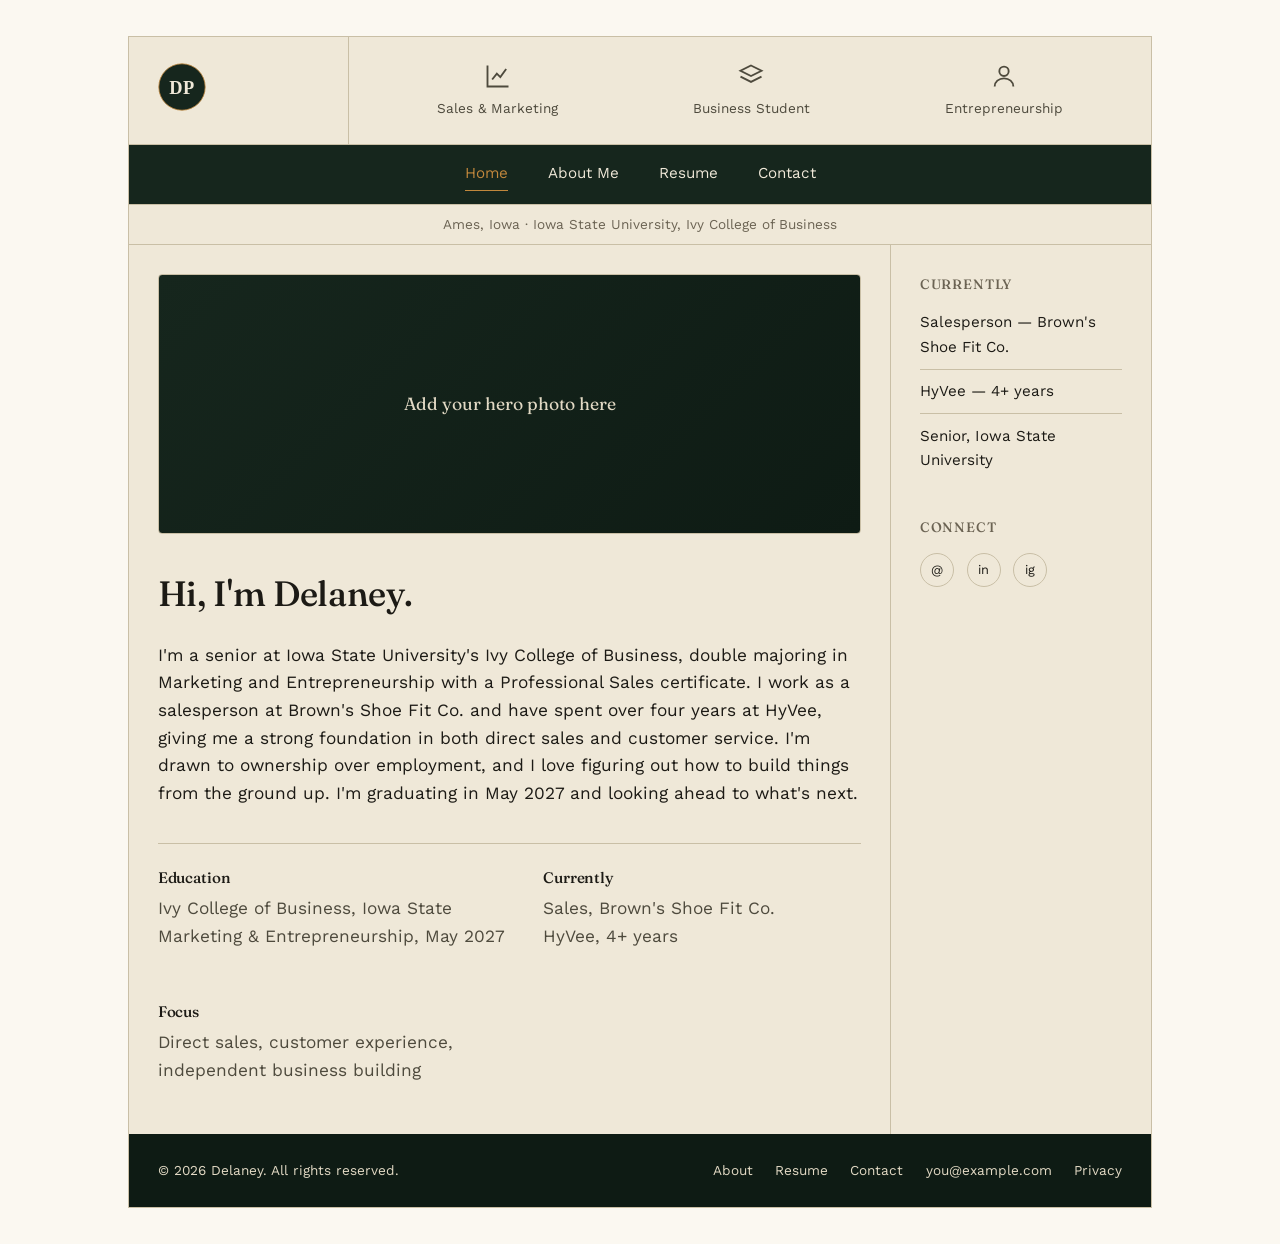
<file: index.html>
<!DOCTYPE html>
<html lang="en">
<head>
<link rel="icon" type="image/svg+xml" href="logo.svg">
<meta charset="UTF-8">
<meta name="viewport" content="width=device-width, initial-scale=1.0">
<title>Delaney</title>
<link rel="preconnect" href="https://fonts.googleapis.com">
<link href="https://fonts.googleapis.com/css2?family=Fraunces:opsz,wght@9..144,400;9..144,500;9..144,600&family=Work+Sans:wght@400;500;600&display=swap" rel="stylesheet">
<link rel="stylesheet" href="style.css">
<script src="nav.js" defer></script>
</head>
<body data-page="home">

<div class="page">

  <!-- Header: logo, informational graphics, primary nav, utility bar -->
  <header class="site-header">
    <div class="logo-cell">
  <a href="index.html"><img src="logo.svg" alt="Delaney — DP logo" width="48" height="48"></a>
</div>

    <div class="info-graphic">
      <div class="item">
        <svg viewBox="0 0 24 24" fill="none" stroke="currentColor" stroke-width="1.6"><path d="M3 3v18h18"/><path d="M7 15l4-5 3 3 5-7"/></svg>
        Sales &amp; Marketing
      </div>
      <div class="item">
        <svg viewBox="0 0 24 24" fill="none" stroke="currentColor" stroke-width="1.6"><path d="M12 3l9 4.5-9 4.5-9-4.5L12 3z"/><path d="M3 12.5l9 4.5 9-4.5"/></svg>
        Business Student
      </div>
      <div class="item">
        <svg viewBox="0 0 24 24" fill="none" stroke="currentColor" stroke-width="1.6"><circle cx="12" cy="8" r="4"/><path d="M4 21c0-4 3.5-7 8-7s8 3 8 7"/></svg>
        Entrepreneurship
      </div>
    </div>

    <div id="site-nav"></div>

    <div class="utility-bar">Ames, Iowa · Iowa State University, Ivy College of Business</div>
  </header>

  <!-- Body: left nav sidebar, hero + main content, right sticky sidebar -->
  <div class="site-body">

    <main>
      <!-- Swap this block for an <img src="your-photo.jpg" alt="Delaney"> when you have one -->
      <div class="hero-image">Add your hero photo here</div>

      <h1>Hi, I'm Delaney.</h1>
      <p>I'm a senior at Iowa State University's Ivy College of Business, double majoring in Marketing and Entrepreneurship with a Professional Sales certificate. I work as a salesperson at Brown's Shoe Fit Co. and have spent over four years at HyVee, giving me a strong foundation in both direct sales and customer service. I'm drawn to ownership over employment, and I love figuring out how to build things from the ground up. I'm graduating in May 2027 and looking ahead to what's next.</p>

      <div class="quick-facts">
        <div>
          <h3>Education</h3>
          <p>Ivy College of Business, Iowa State<br>Marketing &amp; Entrepreneurship, May 2027</p>
        </div>
        <div>
          <h3>Currently</h3>
          <p>Sales, Brown's Shoe Fit Co.<br>HyVee, 4+ years</p>
        </div>
        <div>
          <h3>Focus</h3>
          <p>Direct sales, customer experience,<br>independent business building</p>
        </div>
      </div>
    </main>

    <aside class="sticky-sidebar">
      <section>
        <h3>Currently</h3>
        <ul>
          <li>Salesperson — Brown's Shoe Fit Co.</li>
          <li>HyVee — 4+ years</li>
          <li>Senior, Iowa State University</li>
        </ul>
      </section>

      <section>
        <h3>Connect</h3>
        <div class="social-icons">
          <a href="mailto:you@example.com" title="Email">@</a>
          <a href="#" title="LinkedIn">in</a>
          <a href="#" title="Instagram">ig</a>
        </div>
      </section>
    </aside>

  </div>

  <!-- Footer -->
  <footer>
    <span>&copy; 2026 Delaney. All rights reserved.</span>
    <div class="footer-links">
      <a href="about.html">About</a>
      <a href="resume.html">Resume</a>
      <a href="contact.html">Contact</a>
      <a href="mailto:you@example.com">you@example.com</a>
      <a href="#">Privacy</a>
    </div>
  </footer>

</div>

</body>
</html>
</file>
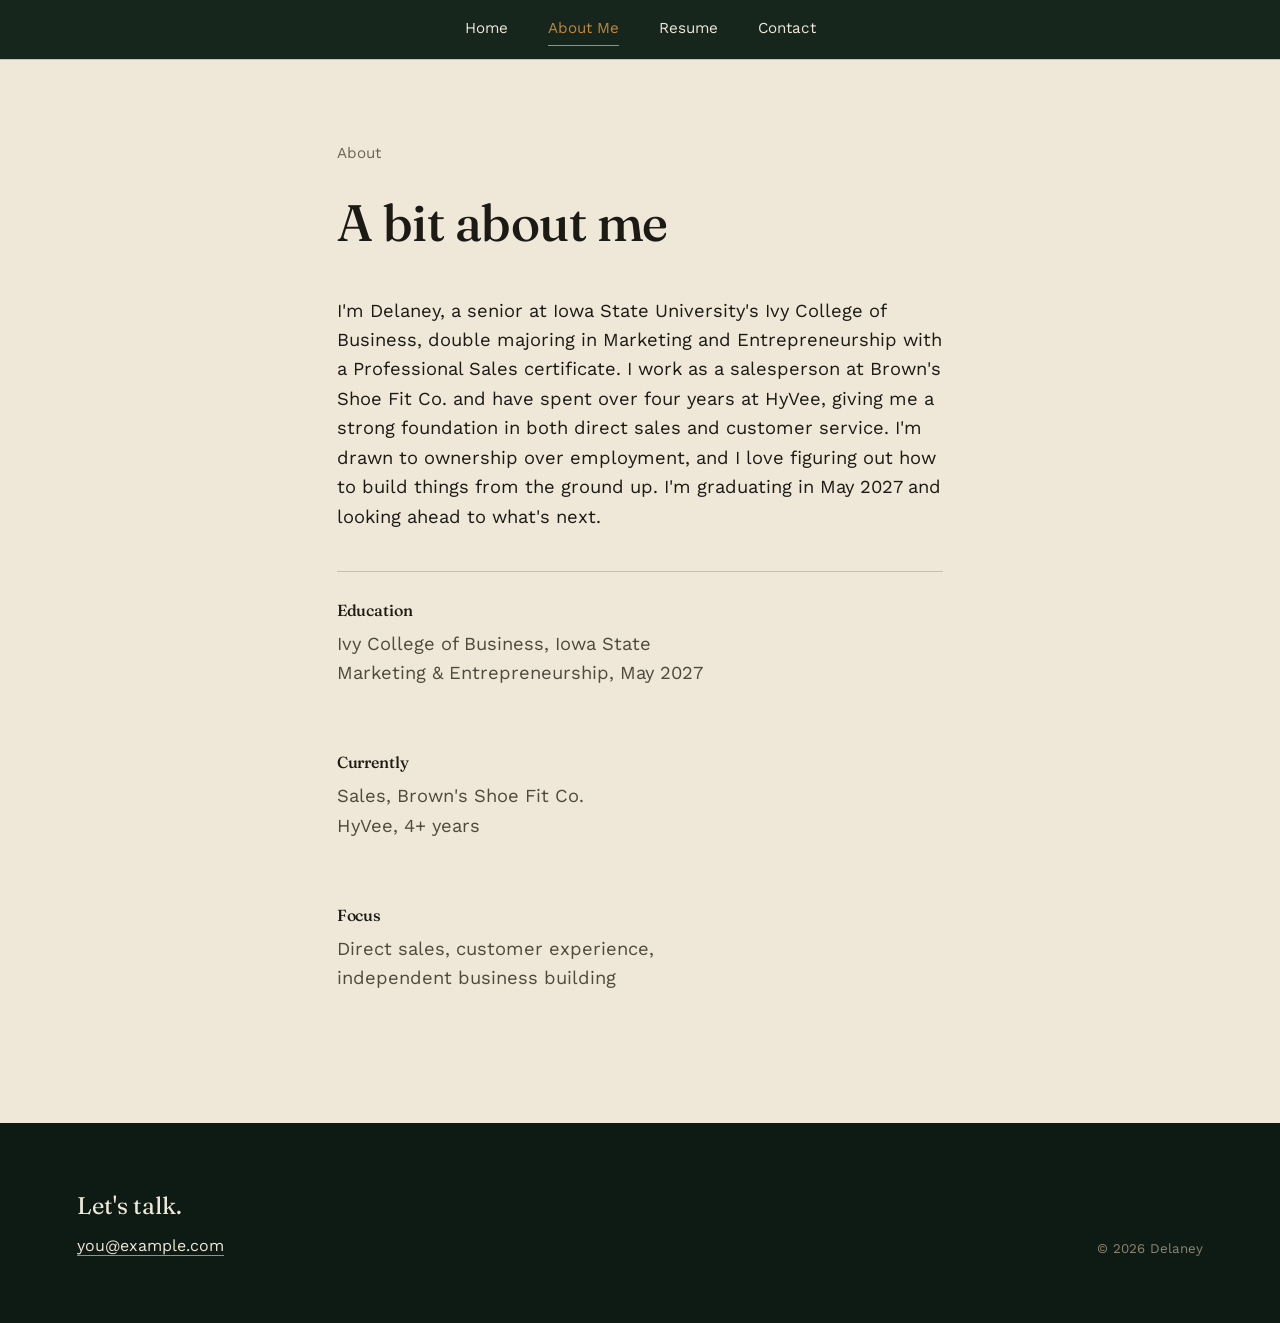
<file: about.html>
<!DOCTYPE html>
<html lang="en">
<head>
<meta charset="UTF-8">
<meta name="viewport" content="width=device-width, initial-scale=1.0">
<title>About — Delaney</title>
<link rel="preconnect" href="https://fonts.googleapis.com">
<link href="https://fonts.googleapis.com/css2?family=Fraunces:opsz,wght@9..144,400;9..144,500;9..144,600&family=Work+Sans:wght@400;500;600&display=swap" rel="stylesheet">
<link rel="stylesheet" href="style.css">
<script src="nav.js" defer></script>
</head>
<body data-page="about">

<main>
  <div class="eyebrow">About</div>
  <h1>A bit about me</h1>
  <p>I'm Delaney, a senior at Iowa State University's Ivy College of Business, double majoring in Marketing and Entrepreneurship with a Professional Sales certificate. I work as a salesperson at Brown's Shoe Fit Co. and have spent over four years at HyVee, giving me a strong foundation in both direct sales and customer service. I'm drawn to ownership over employment, and I love figuring out how to build things from the ground up. I'm graduating in May 2027 and looking ahead to what's next.</p>

  <div class="details">
    <div>
      <h3>Education</h3>
      <p>Ivy College of Business, Iowa State<br>Marketing &amp; Entrepreneurship, May 2027</p>
    </div>
    <div>
      <h3>Currently</h3>
      <p>Sales, Brown's Shoe Fit Co.<br>HyVee, 4+ years</p>
    </div>
    <div>
      <h3>Focus</h3>
      <p>Direct sales, customer experience,<br>independent business building</p>
    </div>
  </div>
</main>

<footer>
  <div>
    <p class="line1">Let's talk.</p>
    <a class="contact-link" href="mailto:you@example.com">you@example.com</a>
  </div>
  <small>&copy; 2026 Delaney</small>
</footer>

</body>
</html>
</file>
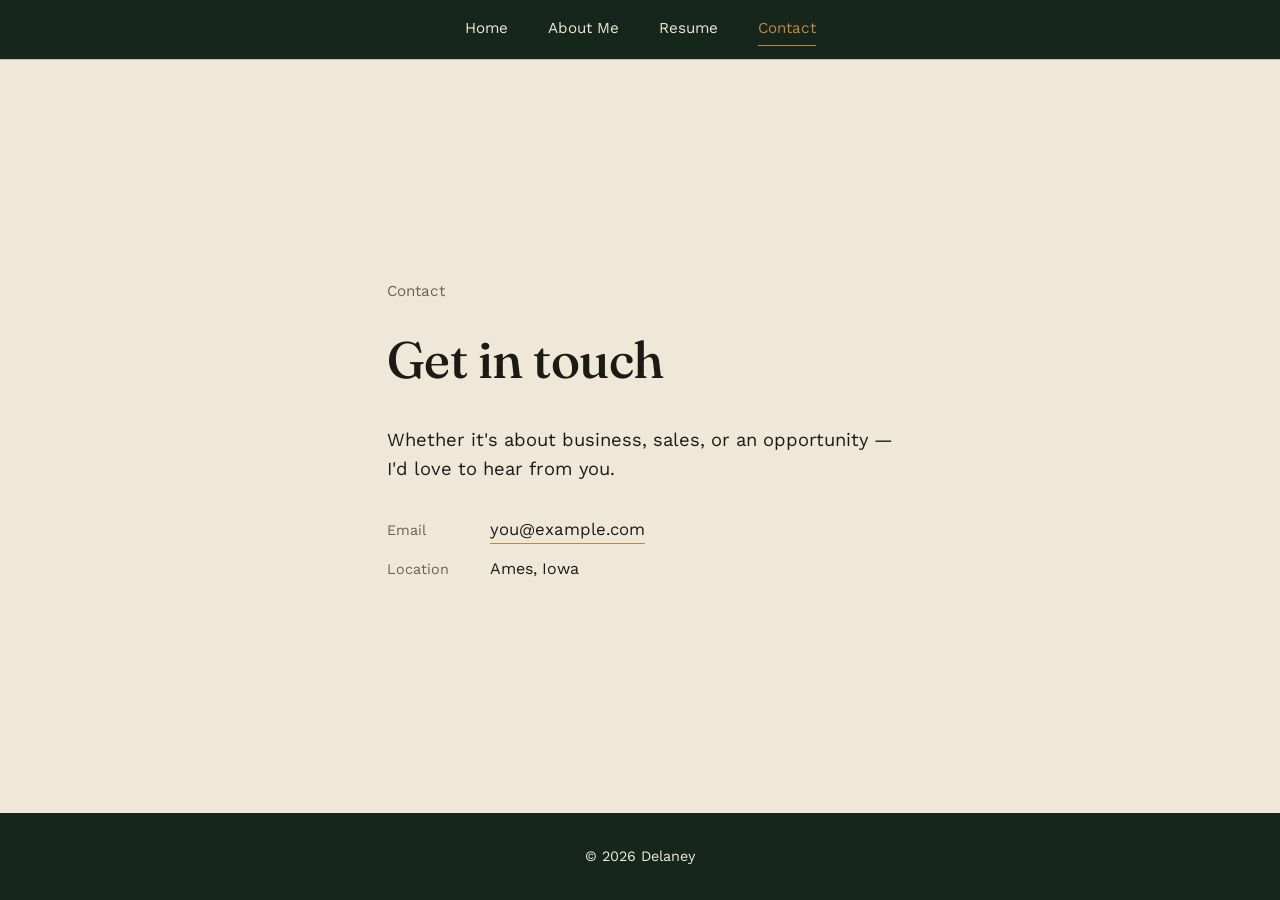
<file: contact.html>
<!DOCTYPE html>
<html lang="en">
<head>
<meta charset="UTF-8">
<meta name="viewport" content="width=device-width, initial-scale=1.0">
<title>Contact — Delaney</title>
<link rel="preconnect" href="https://fonts.googleapis.com">
<link href="https://fonts.googleapis.com/css2?family=Fraunces:opsz,wght@9..144,400;9..144,500;9..144,600&family=Work+Sans:wght@400;500;600&display=swap" rel="stylesheet">
<link rel="stylesheet" href="style.css">
<script src="nav.js" defer></script>
</head>
<body data-page="contact">

<main>
  <div>
    <div class="eyebrow">Contact</div>
    <h1>Get in touch</h1>
    <p>Whether it's about business, sales, or an opportunity — I'd love to hear from you.</p>

    <div class="contact-item">
      <span class="k">Email</span>
      <a href="mailto:you@example.com">you@example.com</a>
    </div>
    <div class="contact-item">
      <span class="k">Location</span>
      <span>Ames, Iowa</span>
    </div>
  </div>
</main>

<footer>&copy; 2026 Delaney</footer>

</body>
</html>
</file>
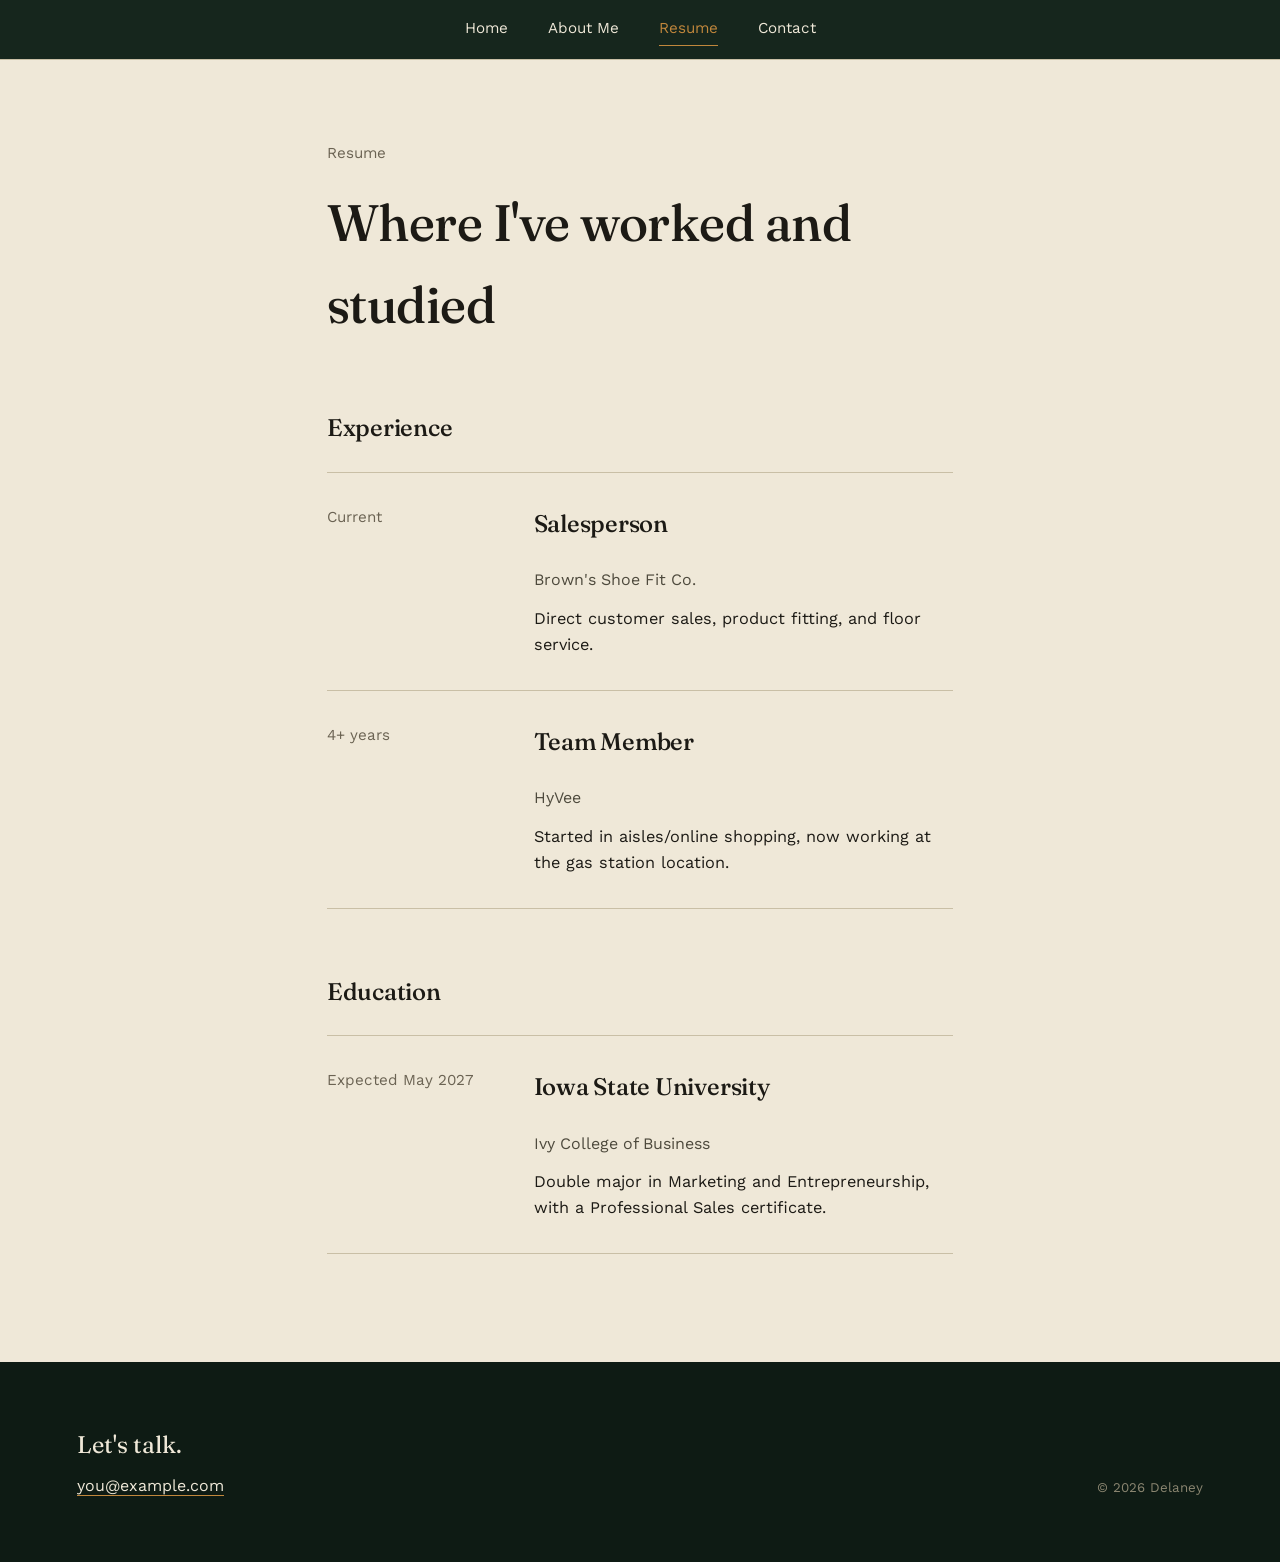
<file: resume.html>
<!DOCTYPE html>
<html lang="en">
<head>
<meta charset="UTF-8">
<meta name="viewport" content="width=device-width, initial-scale=1.0">
<title>Resume — Delaney</title>
<link rel="preconnect" href="https://fonts.googleapis.com">
<link href="https://fonts.googleapis.com/css2?family=Fraunces:opsz,wght@9..144,400;9..144,500;9..144,600&family=Work+Sans:wght@400;500;600&display=swap" rel="stylesheet">
<link rel="stylesheet" href="style.css">
<script src="nav.js" defer></script>
</head>
<body data-page="resume">

<main>
  <div class="eyebrow">Resume</div>
  <h1>Where I've worked and studied</h1>

  <section class="block">
    <h2>Experience</h2>

    <div class="entry">
      <div class="when">Current</div>
      <div>
        <h2>Salesperson</h2>
        <p class="org">Brown's Shoe Fit Co.</p>
        <p>Direct customer sales, product fitting, and floor service.</p>
      </div>
    </div>

    <div class="entry">
      <div class="when">4+ years</div>
      <div>
        <h2>Team Member</h2>
        <p class="org">HyVee</p>
        <p>Started in aisles/online shopping, now working at the gas station location.</p>
      </div>
    </div>
  </section>

  <section class="block">
    <h2>Education</h2>

    <div class="entry">
      <div class="when">Expected May 2027</div>
      <div>
        <h2>Iowa State University</h2>
        <p class="org">Ivy College of Business</p>
        <p>Double major in Marketing and Entrepreneurship, with a Professional Sales certificate.</p>
      </div>
    </div>
  </section>
</main>

<footer>
  <div>
    <p class="line1">Let's talk.</p>
    <a class="contact-link" href="mailto:you@example.com">you@example.com</a>
  </div>
  <small>&copy; 2026 Delaney</small>
</footer>

</body>
</html>
</file>
<file: style.css>
/* =========================================================
   style.css — shared stylesheet for all pages
   Pages are told apart with the body[data-page="..."]
   attribute (already set on each page, e.g. <body data-page="about">),
   which is also what nav.js uses to highlight the active nav link.
   ========================================================= */

/* ---------- Shared design tokens ---------- */
:root{
  --pine: #16261D;
  --pine-deep: #0E1B14;
  --paper: #EFE8D8;
  --paper-dim: #E2D9C4;
  --brass: #C1873C;
  --ink: #1C1A15;
  --line: #C9BFA6;
}

*{ box-sizing: border-box; }

html{ overflow-x: hidden; }

body{
  margin: 0;
  background: var(--paper);
  color: var(--ink);
  font-family: 'Work Sans', sans-serif;
  line-height: 1.6;
}

h1, h2, h3{
  font-family: 'Fraunces', serif;
  font-weight: 500;
  letter-spacing: -0.01em;
  margin: 0;
}

a{ color: inherit; }

/* Small label used above headings — shared across about/resume/contact */
.eyebrow{
  color: #6B6353;
  font-size: 0.95rem;
  margin-bottom: 1rem;
}

/* Shared footer base — per-page rules below fill in the differences */
footer{
  background: var(--pine-deep);
  color: var(--paper-dim);
  display: flex;
  flex-wrap: wrap;
  gap: 1rem;
}

footer small{ color: #8A8570; }


/* =========================================================
   HOME (index.html)
   ========================================================= */
body[data-page="home"]{
  background: #FBF8F1; /* outer "body or background area" from the wireframe */
}

/* Content region: 10% background margin on each side, on any screen */
.page{
  width: 80%;
  margin: 4vh auto;
  background: var(--paper);
  border: 1px solid var(--line);
}

/* --- Header --- */
.site-header{
  display: grid;
  grid-template-columns: 220px 1fr;
}

.logo-cell{
  display:flex;
  align-items:center;
  padding: 1.6rem 1.8rem;
  border-right: 1px solid var(--line);
  border-bottom: 1px solid var(--line);
}

.logo-cell .wordmark{
  font-size: 1.6rem;
  font-weight: 600;
}

.info-graphic{
  display:flex;
  align-items:center;
  justify-content: space-around;
  gap: 1rem;
  padding: 1.2rem 1.8rem;
  border-bottom: 1px solid var(--line);
}

.info-graphic .item{
  display:flex;
  flex-direction: column;
  align-items:center;
  gap: 0.5rem;
  text-align:center;
  font-size: 0.85rem;
  color: #4E4A3D;
}

.info-graphic svg{ width: 28px; height: 28px; }

#site-nav{ grid-column: 1 / -1; }

.utility-bar{
  grid-column: 1 / -1;
  display:flex;
  justify-content:center;
  gap: 0.5rem;
  padding: 0.55rem 1.8rem;
  font-size: 0.85rem;
  color: #6B6353;
  border-bottom: 1px solid var(--line);
}

/* --- Body: main content + sticky sidebar --- */
.site-body{
  display:grid;
  grid-template-columns: 1fr 260px;
}

body[data-page="home"] main{
  padding: 1.8rem;
  border-right: 1px solid var(--line);
}

.hero-image{
  height: 260px;
  border: 1px solid var(--line);
  border-radius: 4px;
  background: linear-gradient(135deg, var(--pine) 0%, var(--pine-deep) 100%);
  display:flex;
  align-items:center;
  justify-content:center;
  color: var(--paper-dim);
  font-family: 'Fraunces', serif;
  font-size: 1.1rem;
  text-align:center;
  padding: 1rem;
  margin-bottom: 2rem;
}

body[data-page="home"] main h1{
  font-size: clamp(1.7rem, 3.5vw, 2.2rem);
  margin-bottom: 1.2rem;
}

body[data-page="home"] main p{
  font-size: 1.08rem;
  margin: 0 0 1.3rem;
}

.quick-facts{
  margin-top: 2.2rem;
  border-top: 1px solid var(--line);
  padding-top: 1.4rem;
  display:flex;
  flex-wrap: wrap;
  gap: 1.8rem 2.4rem;
}

.quick-facts div{ min-width: 150px; }
.quick-facts h3{ font-size: 0.95rem; margin-bottom: 0.3rem; }
.quick-facts p{ margin:0; font-size: 0.92rem; color: #4E4A3D; }

.sticky-sidebar{ padding: 1.8rem; }
.sticky-sidebar section{ margin-bottom: 2.2rem; }

.sticky-sidebar h3{
  font-size: 0.85rem;
  text-transform: uppercase;
  letter-spacing: 0.06em;
  color: #6B6353;
  margin-bottom: 0.9rem;
}

.sticky-sidebar ul{ list-style:none; margin:0; padding:0; font-size: 0.95rem; }

.sticky-sidebar li{
  margin-bottom: 0.6rem;
  padding-bottom: 0.6rem;
  border-bottom: 1px solid var(--line);
}

.sticky-sidebar li:last-child{ border-bottom: none; }

.social-icons{ display:flex; gap: 0.8rem; }

.social-icons a{
  width: 34px;
  height: 34px;
  border-radius: 50%;
  border: 1px solid var(--line);
  display:flex;
  align-items:center;
  justify-content:center;
  text-decoration:none;
  font-size: 0.8rem;
  color: var(--ink);
}

.social-icons a:hover{
  background: var(--brass);
  color: var(--paper);
  border-color: var(--brass);
}

/* --- Footer (home) --- */
body[data-page="home"] footer{
  padding: 1.6rem 1.8rem;
  justify-content: space-between;
  align-items:center;
  font-size: 0.85rem;
}

body[data-page="home"] footer .footer-links{ display:flex; gap: 1.4rem; }
body[data-page="home"] footer a{ text-decoration:none; color: var(--paper-dim); }
body[data-page="home"] footer a:hover{ color: var(--brass); }

/* --- Home responsive --- */
@media (max-width: 900px){
  .site-header{ grid-template-columns: 1fr; }
  .logo-cell{ border-right:none; }
  .info-graphic{ justify-content: flex-start; flex-wrap: wrap; }

  .site-body{ grid-template-columns: 1fr; }
  body[data-page="home"] main{ border-right: none; border-bottom: 1px solid var(--line); }

  body[data-page="home"] footer{ flex-direction: column; align-items: flex-start; }
}

@media (max-width: 480px){
  .page{ width: 92%; }
  .hero-image{ height: 180px; font-size: 1rem; }
  .info-graphic{ gap: 1.4rem; }
  .quick-facts{ gap: 1.2rem 1.6rem; }
}


/* =========================================================
   ABOUT + RESUME (shared main/footer layout)
   ========================================================= */
body[data-page="about"] main,
body[data-page="resume"] main{
  margin: 0 auto;
  padding: 9vh 6vw 12vh;
}

body[data-page="about"] main{ max-width: 760px; }
body[data-page="resume"] main{ max-width: 780px; }

body[data-page="about"] main h1,
body[data-page="resume"] main h1{
  font-size: clamp(2.2rem, 5vw, 3.2rem);
}

body[data-page="about"] main h1{ margin: 0 0 2rem; }
body[data-page="resume"] main h1{ margin: 0 0 3rem; }

body[data-page="about"] main p{
  font-size: 1.15rem;
  margin: 0 0 1.4rem;
}

body[data-page="about"] footer,
body[data-page="resume"] footer{
  padding: 4rem 6vw;
  justify-content: space-between;
  align-items: flex-end;
}

footer .line1{
  font-family: 'Fraunces', serif;
  font-size: 1.5rem;
  color: var(--paper);
  margin: 0 0 0.5rem;
}

footer a.contact-link{
  text-decoration:none;
  border-bottom: 1px solid var(--brass);
  color: var(--paper);
}

/* --- About: quick-facts style list --- */
.details{
  margin-top: 2.5rem;
  border-top: 1px solid var(--line);
  padding-top: 1.6rem;
  display:flex;
  flex-wrap: wrap;
  gap: 2.5rem 3rem;
}

.details div{ min-width: 160px; }
.details h3{ font-family:'Fraunces', serif; font-weight: 500; font-size: 1rem; margin: 0 0 0.35rem; }
.details p{ margin:0; font-size: 0.95rem; color: #4E4A3D; }


/* =========================================================
   RESUME
   ========================================================= */
.entry{
  border-top: 1px solid var(--line);
  padding: 2rem 0;
  display:grid;
  grid-template-columns: 1fr 2.4fr;
  gap: 2rem;
}

.entry:last-child{ border-bottom: 1px solid var(--line); }
.entry .when{ font-size: 0.95rem; color: #6B6353; }
.entry h2{ font-size: 1.3rem; margin: 0 0 0.4rem; }
.entry .org{ font-size: 1rem; color: #4E4A3D; margin: 0 0 0.8rem; }
.entry p{ margin: 0; font-size: 1.02rem; }

section.block{ margin-top: 4rem; }
section.block h2{ font-size: 1.5rem; margin: 0 0 1.5rem; }

@media (max-width: 640px){
  .entry{ grid-template-columns: 1fr; gap: 0.5rem; }
}


/* =========================================================
   CONTACT
   ========================================================= */
body[data-page="contact"]{
  min-height: 100vh;
  display:flex;
  flex-direction: column;
}

body[data-page="contact"] main{
  flex: 1;
  display:flex;
  align-items:center;
  max-width: 700px;
  margin: 0 auto;
  padding: 6vh 6vw;
}

body[data-page="contact"] main h1{
  font-size: clamp(2.2rem, 5vw, 3.2rem);
  margin: 0 0 1.5rem;
}

body[data-page="contact"] main p{
  font-size: 1.15rem;
  margin: 0 0 2rem;
  max-width: 46ch;
}

.contact-item{
  display:flex;
  align-items:baseline;
  gap: 0.8rem;
  margin-bottom: 0.8rem;
}

.contact-item .k{
  font-size: 0.9rem;
  color: #6B6353;
  width: 90px;
  flex-shrink: 0;
}

.contact-item a{
  text-decoration:none;
  color: var(--ink);
  border-bottom: 1px solid var(--brass);
  font-size: 1.05rem;
}

body[data-page="contact"] footer{
  background: var(--pine);
  color: var(--paper);
  padding: 2rem 6vw;
  text-align: center;
  font-size: 0.9rem;
  display: block;
}
</file>
